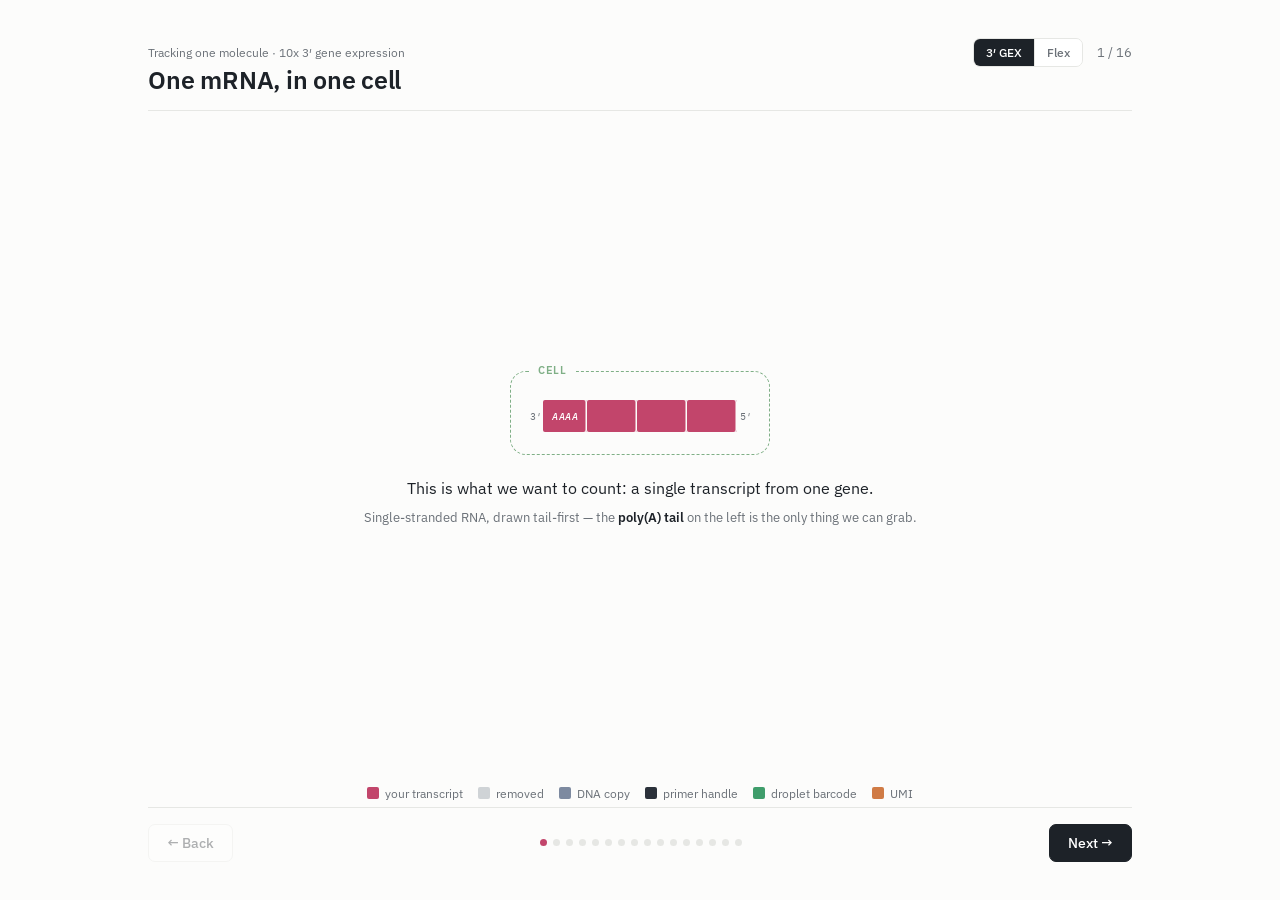
<file: docs/index.html>
<!doctype html>
<html lang="en">
<head>
  <meta charset="utf-8">
  <meta http-equiv="refresh" content="0; url=./presentation/">
  <title>CSHL Crash Course — interactive materials</title>
  <link rel="canonical" href="./presentation/">
</head>
<body>
  <p>Redirecting to the <a href="./presentation/">interactive "Tracking one molecule" walkthrough</a>…</p>
</body>
</html>
</file>
<file: docs/presentation/styles.css>
/* styles.css — all visual styling for the molecule walkthrough.
   Colours live in the :root tokens at the top; change one variable to
   recolour a region everywhere. Each .k-<name> matches a block `kind`. */

:root{
  --paper:#fcfcfb; --ink:#1d2228; --soft:#6b7178; --hair:#e6e7e4;
  --mol:#c2456b; --molgray:#cfd3d6; --cdna:#7d8aa0; --handle:#2b313a;
  --bc:#3f9d6b; --umi:#d07b45; --tso:#3aa6a0; --idx:#a7adb4; --p5:#4f80b0; --p7:#cfa94a;
}
*{box-sizing:border-box} html,body{margin:0;height:100%}
body{background:var(--paper);color:var(--ink);font-family:"IBM Plex Sans",system-ui,sans-serif;
  -webkit-font-smoothing:antialiased;display:flex;flex-direction:column;min-height:100vh}
.wrap{max-width:1060px;width:100%;margin:0 auto;padding:clamp(18px,3vw,40px);flex:1;display:flex;flex-direction:column}
header{display:flex;align-items:baseline;justify-content:space-between;gap:16px;border-bottom:1px solid var(--hair);padding-bottom:14px}
.kicker{font-size:12px;color:var(--soft);margin:0}
h1{font-size:clamp(19px,2.6vw,25px);font-weight:600;margin:3px 0 0;letter-spacing:-.01em}
.count{font-size:13px;color:var(--soft);white-space:nowrap;font-variant-numeric:tabular-nums}

.stage{flex:1;display:flex;flex-direction:column;align-items:center;justify-content:center;gap:22px;padding:26px 0;min-height:300px}
.molset{display:flex;flex-direction:column;align-items:center;gap:18px}
.molset.inline{flex-direction:row;align-items:flex-start;justify-content:center;gap:30px;flex-wrap:wrap}
.molwrap{display:flex;flex-direction:column;align-items:center;gap:7px}
.bars{position:relative}
.molbar{display:flex;gap:0}
.blk{display:inline-flex;align-items:center;justify-content:center;height:32px;color:#fff;font-size:10px;font-weight:500;
  overflow:hidden;white-space:nowrap;border-radius:2px;box-shadow:inset -1.5px 0 0 var(--paper);transition:opacity .4s,background .4s}
.blk .seq{font-family:"IBM Plex Mono",monospace;letter-spacing:.5px}
.blk.gray{background:var(--molgray)!important;color:#a3a8ad}
.sp{display:inline-flex;align-items:center;justify-content:center}
.k-mol{background:var(--mol)} .k-poly{background:var(--mol)} .k-polyt{background:var(--cdna)}
.k-cdna{background:var(--cdna)} .k-handle{background:var(--handle)} .k-bc{background:var(--bc)}
.k-umi{background:var(--umi)} .k-tso{background:var(--tso)} .k-idx{background:var(--idx);color:#33373c}
.k-p5{background:var(--p5)} .k-p7{background:var(--p7);color:#3a2f08} .k-oh{background:var(--ink);font-family:"IBM Plex Mono",monospace}
.rungs{display:flex;gap:0;height:7px}
.rung{width:1.5px;height:7px;background:var(--soft);opacity:.55}
.e{position:absolute;transform:translateY(-50%);font-family:"IBM Plex Mono",monospace;font-size:10px;color:var(--soft);width:11px;text-align:center}
.ftag{font-size:11px;color:var(--soft)} .ftag.g{color:#a3a8ad}
.arow{position:relative;height:22px}
.ar{position:absolute;top:14px;height:0;border-top:1.5px solid var(--ink)}
.ah{position:absolute;top:-4px;width:0;height:0;border:4px solid transparent}
.ah-right{right:-2px;border-left:6px solid var(--ink);border-top-color:transparent;border-bottom-color:transparent}
.ah-left{left:-2px;border-right:6px solid var(--ink);border-top-color:transparent;border-bottom-color:transparent}
.al{position:absolute;bottom:6px;left:50%;transform:translateX(-50%);white-space:nowrap;font-size:10px;color:var(--ink)}
.annotT{position:relative;height:26px}
.brkT{position:absolute;bottom:0;border-bottom:1.5px solid var(--ink);height:6px}
.brkT .t{position:absolute;bottom:8px;left:50%;transform:translateX(-50%);white-space:nowrap;font-size:10.5px;color:var(--ink)}

.cap{max-width:680px;text-align:center}
.cap .c{font-size:15.5px;line-height:1.5;margin:0}
.cap .d{font-size:12.5px;color:var(--soft);line-height:1.45;margin:7px 0 0}
.cap .d b{color:var(--ink);font-weight:600}

/* reads (cartoon + fastq) */
.fqset{display:flex;flex-direction:column;gap:12px;width:100%;max-width:920px;margin-top:4px}
.fqb{display:flex;flex-direction:column;gap:4px}
.fqt{font-size:11px;color:var(--soft);font-weight:600}
.fastq{font-family:"IBM Plex Mono",monospace;font-size:11.5px;line-height:1.65;background:#16191e;color:#c4ccd6;border-radius:8px;padding:13px 15px;white-space:pre;overflow-x:auto}
.fastq .h{color:#7a828d}.fastq .b{color:#6fc18a}.fastq .u{color:#e0976a}.fastq .x{color:#cbb16a}.fastq .ins{color:#e58aa6}

/* extract + align */
.extract{display:flex;flex-direction:column;align-items:center;gap:12px}
.exrow{display:flex;gap:12px;align-items:stretch}
.exbox{display:flex;flex-direction:column;align-items:center;justify-content:center;gap:5px;padding:9px 13px;border-radius:5px;color:#fff;font-family:"IBM Plex Mono",monospace;font-size:11px}
.exbox small{font-family:"IBM Plex Sans";font-size:10px;opacity:.92}
.exbox.b{background:var(--bc)} .exbox.u{background:var(--umi)} .exbox.m{background:var(--mol)}
.exarr{font-size:12px;color:var(--soft)}
.exgene{background:var(--mol);color:#fff;padding:8px 16px;border-radius:5px;font-weight:600;font-size:13px;display:flex;gap:8px;align-items:baseline}
.exgene .loc{font-family:"IBM Plex Mono",monospace;font-weight:400;font-size:11px;opacity:.92}

/* dedup */
.ddwrap{display:flex;align-items:center;gap:24px}
.ddcol{display:flex;flex-direction:column;gap:5px;align-items:flex-start}
.ddh{font-size:10.5px;color:var(--soft);margin-bottom:4px;text-transform:uppercase;letter-spacing:.04em}
.ddrow{display:flex;gap:0}
.mini{height:14px;border-radius:2px;box-shadow:inset -1.5px 0 0 var(--paper)}
.ddarrow{font-size:11px;color:var(--soft);text-align:center;line-height:1.45;font-family:"IBM Plex Mono",monospace}

/* measure + matrix */
.measure{display:flex;flex-direction:column;align-items:center;gap:20px}
.mline{display:flex;align-items:center;gap:11px;flex-wrap:wrap;justify-content:center;font-size:15px}
.umistack{display:flex;flex-direction:column;gap:3px}
.ub{font-family:"IBM Plex Mono",monospace;font-size:10px;color:#fff;background:var(--umi);border-radius:3px;padding:3px 9px}
.gbox{background:var(--mol);color:#fff;border-radius:4px;padding:6px 14px;font-weight:600}
.bcbox{background:var(--bc);color:#fff;border-radius:4px;padding:6px 12px;font-family:"IBM Plex Mono",monospace;font-size:12px}
.mx{border-collapse:collapse;font-family:"IBM Plex Mono",monospace;font-size:12px}
.mx td{border:1px solid var(--hair);width:58px;height:32px;text-align:center;color:var(--soft)}
.mx td.hit{background:rgba(194,69,107,.12);color:var(--mol);font-weight:600;box-shadow:inset 0 0 0 1.5px var(--mol)}
.mx td.rl,.mx th{border:0;color:var(--ink);font-weight:500;font-size:11px;padding:4px 9px}
.mx td.rl{text-align:right;font-family:"IBM Plex Mono",monospace} .mx th{text-align:center}

.key{display:flex;gap:15px;flex-wrap:wrap;justify-content:center;font-size:11.5px;color:var(--soft)}
.key span{display:inline-flex;align-items:center;gap:6px}.sw{width:12px;height:12px;border-radius:2px}
.controls{display:flex;align-items:center;justify-content:space-between;gap:14px;border-top:1px solid var(--hair);padding-top:16px;margin-top:6px}
.btn{font:inherit;font-size:14px;font-weight:500;border:1px solid var(--hair);background:#fff;color:var(--ink);border-radius:7px;padding:9px 18px;cursor:pointer}
.btn:hover{border-color:var(--soft)} .btn:disabled{opacity:.35;cursor:default} .btn.p{background:var(--ink);color:#fff;border-color:var(--ink)}
.dots{display:flex;gap:6px;flex-wrap:wrap;justify-content:center}
.dot{width:7px;height:7px;border-radius:50%;background:var(--hair);border:0;padding:0;cursor:pointer}.dot.on{background:var(--mol)}
/* ---- Flex (probe-based) additions ---- */
:root{ --lp:#7a5ea8; --rp:#a07cc6; --probe:#7a5ea8; --sbc:#b5762e; --spc:#cfd3d6; --cap:#3f8ea8; }
.k-lp{background:var(--lp)} .k-rp{background:var(--rp)}
.k-probe{background:var(--probe)} .k-sbc{background:var(--sbc)} .k-spc{background:var(--spc)} .k-cap{background:var(--cap)}
.blk.hatch{background-image:repeating-linear-gradient(45deg, rgba(255,255,255,.42) 0, rgba(255,255,255,.42) 1.5px, transparent 1.5px, transparent 5px)}  /* fixed/crosslinked RNA */

/* compartment outline (which steps are inside a cell / droplet / bulk) */
:root{ --cmp-cell:#7faf86; --cmp-droplet:#6fa6c8; --cmp-bulk:#b3ad9f; }
.compartment{position:relative;display:inline-block;border:1.5px dashed var(--hair);border-radius:16px;padding:28px 32px 22px}
.clabel{position:absolute;top:-9px;left:18px;background:var(--paper);padding:0 9px;font-size:10.5px;font-weight:600;letter-spacing:.06em;text-transform:uppercase}
.cmp-cell{border-color:var(--cmp-cell)} .cmp-cell .clabel{color:var(--cmp-cell)}
.cmp-droplet{border-color:var(--cmp-droplet)} .cmp-droplet .clabel{color:var(--cmp-droplet)}
.cmp-bulk{border-color:var(--cmp-bulk)} .cmp-bulk .clabel{color:var(--cmp-bulk)}
.fastq .pr{color:#c8a6e6}              /* probe sequence in the R2 FASTQ */
.fastq .sb{color:#e0b35e}              /* sample barcode in the R2 FASTQ */
.exbox.pr{background:var(--probe)}     /* probe box in the probematch panel */
.exbox.sb{background:var(--sbc)}       /* sample-barcode box in probematch */

/* ---- 3' GEX / Flex mode switch (header) ---- */
.hr{display:flex;align-items:center;gap:14px}
.modeswitch{display:inline-flex;border:1px solid var(--hair);border-radius:7px;overflow:hidden}
.mode{font:inherit;font-size:12px;font-weight:500;border:0;background:#fff;color:var(--soft);padding:6px 12px;cursor:pointer}
.mode+.mode{border-left:1px solid var(--hair)}
.mode.on{background:var(--ink);color:#fff}

@media(prefers-reduced-motion:reduce){*{transition:none!important}}
</file>
